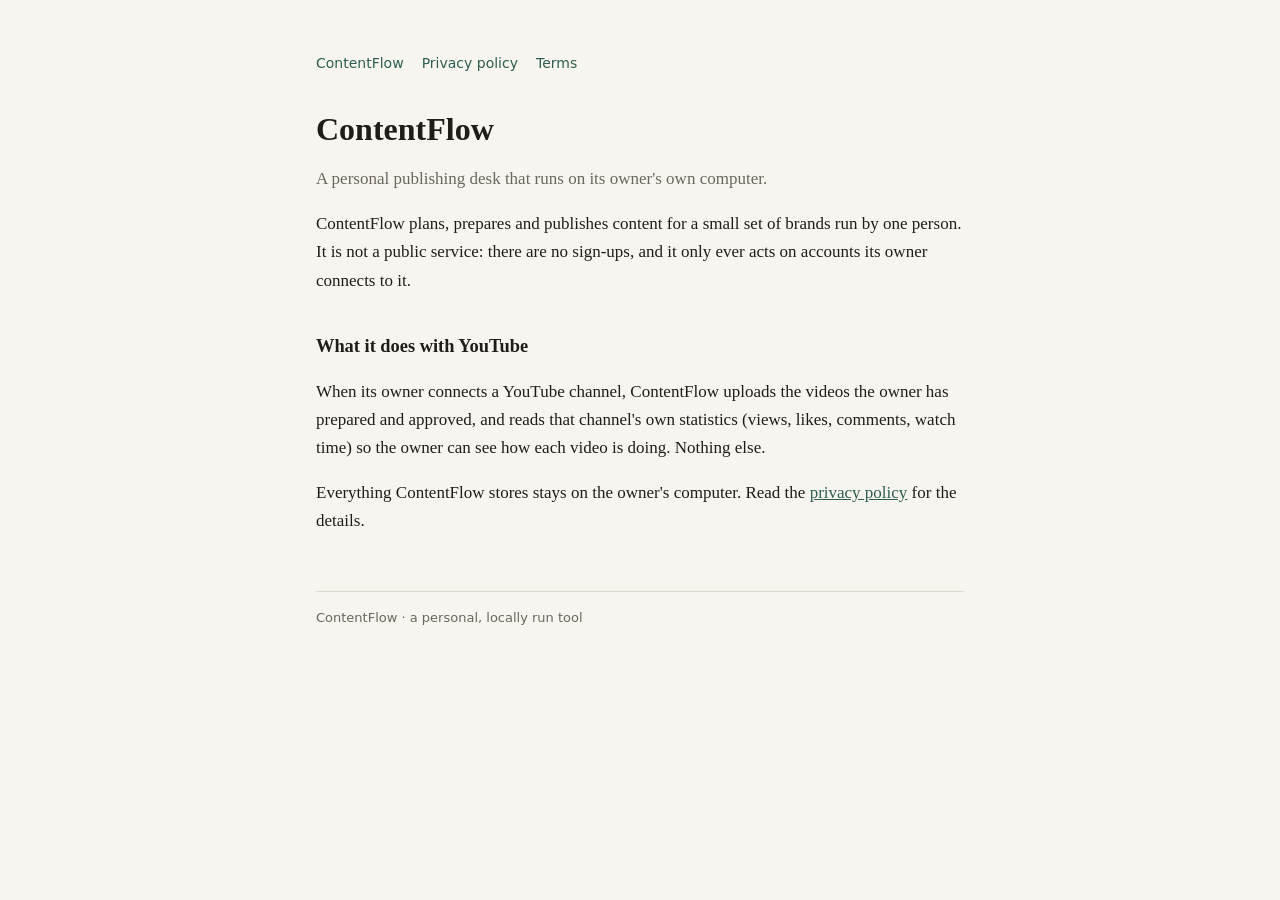
<file: index.html>
<!doctype html>
<html lang="en"><head><meta charset="utf-8"><meta name="viewport" content="width=device-width,initial-scale=1">
<title>ContentFlow</title><meta name="description" content="ContentFlow is a personal, locally run publishing tool.">
<link rel="stylesheet" href="style.css"></head>
<body><main>
<nav><a href="./">ContentFlow</a><a href="privacy.html">Privacy policy</a><a href="terms.html">Terms</a></nav>
<h1>ContentFlow</h1>
<p class="muted">A personal publishing desk that runs on its owner's own computer.</p>
<p>ContentFlow plans, prepares and publishes content for a small set of brands run by one person. It is not a public service: there are no sign-ups, and it only ever acts on accounts its owner connects to it.</p>
<h2>What it does with YouTube</h2>
<p>When its owner connects a YouTube channel, ContentFlow uploads the videos the owner has prepared and approved, and reads that channel's own statistics (views, likes, comments, watch time) so the owner can see how each video is doing. Nothing else.</p>
<p>Everything ContentFlow stores stays on the owner's computer. Read the <a href="privacy.html">privacy policy</a> for the details.</p>
<footer>ContentFlow · a personal, locally run tool</footer>
</main></body></html>
</file>
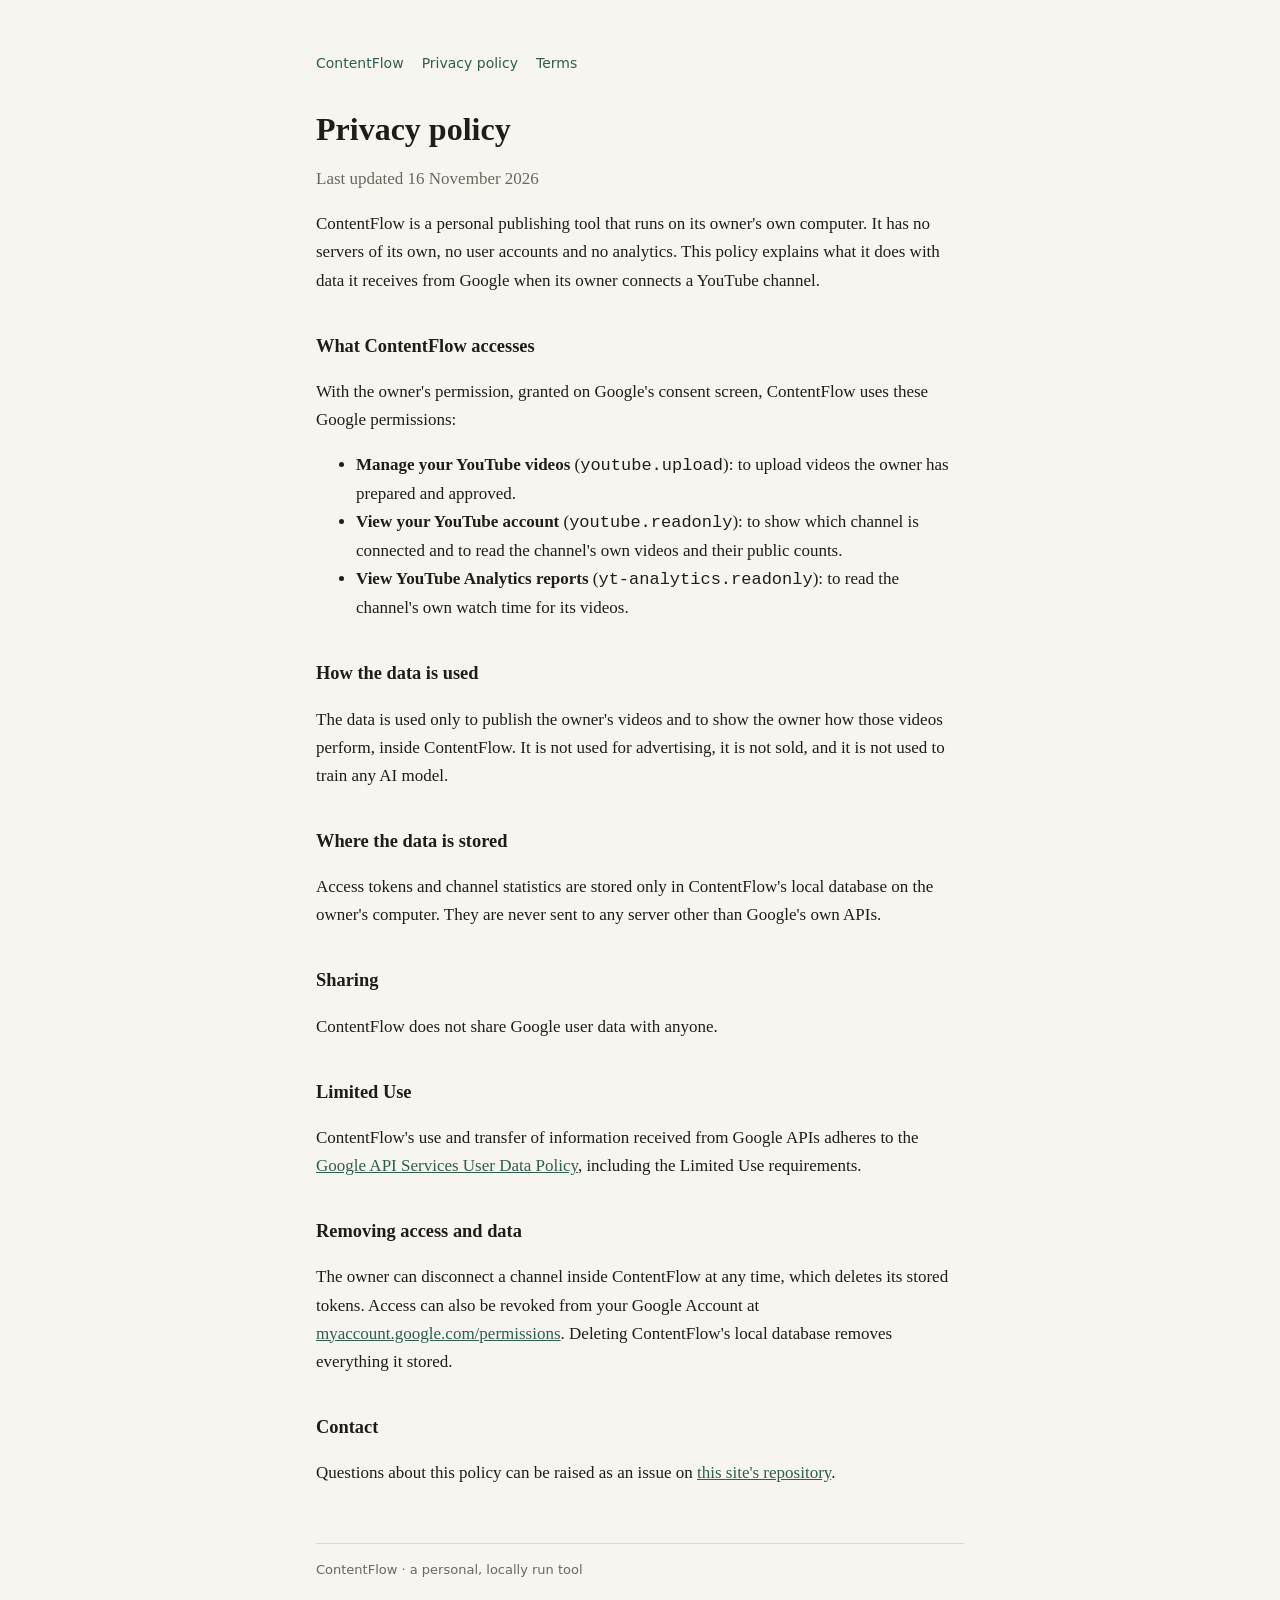
<file: privacy.html>
<!doctype html>
<html lang="en"><head><meta charset="utf-8"><meta name="viewport" content="width=device-width,initial-scale=1">
<title>Privacy policy · ContentFlow</title><meta name="description" content="How ContentFlow handles data from Google and YouTube.">
<link rel="stylesheet" href="style.css"></head>
<body><main>
<nav><a href="./">ContentFlow</a><a href="privacy.html">Privacy policy</a><a href="terms.html">Terms</a></nav>
<h1>Privacy policy</h1>
<p class="muted">Last updated 16 November 2026</p>
<p>ContentFlow is a personal publishing tool that runs on its owner's own computer. It has no servers of its own, no user accounts and no analytics. This policy explains what it does with data it receives from Google when its owner connects a YouTube channel.</p>

<h2>What ContentFlow accesses</h2>
<p>With the owner's permission, granted on Google's consent screen, ContentFlow uses these Google permissions:</p>
<ul>
<li><b>Manage your YouTube videos</b> (<code>youtube.upload</code>): to upload videos the owner has prepared and approved.</li>
<li><b>View your YouTube account</b> (<code>youtube.readonly</code>): to show which channel is connected and to read the channel's own videos and their public counts.</li>
<li><b>View YouTube Analytics reports</b> (<code>yt-analytics.readonly</code>): to read the channel's own watch time for its videos.</li>
</ul>

<h2>How the data is used</h2>
<p>The data is used only to publish the owner's videos and to show the owner how those videos perform, inside ContentFlow. It is not used for advertising, it is not sold, and it is not used to train any AI model.</p>

<h2>Where the data is stored</h2>
<p>Access tokens and channel statistics are stored only in ContentFlow's local database on the owner's computer. They are never sent to any server other than Google's own APIs.</p>

<h2>Sharing</h2>
<p>ContentFlow does not share Google user data with anyone.</p>

<h2>Limited Use</h2>
<p>ContentFlow's use and transfer of information received from Google APIs adheres to the <a href="https://developers.google.com/terms/api-services-user-data-policy">Google API Services User Data Policy</a>, including the Limited Use requirements.</p>

<h2>Removing access and data</h2>
<p>The owner can disconnect a channel inside ContentFlow at any time, which deletes its stored tokens. Access can also be revoked from your Google Account at <a href="https://myaccount.google.com/permissions">myaccount.google.com/permissions</a>. Deleting ContentFlow's local database removes everything it stored.</p>

<h2>Contact</h2>
<p>Questions about this policy can be raised as an issue on <a href="https://github.com/gkalvarog/contentflow-site/issues">this site's repository</a>.</p>
<footer>ContentFlow · a personal, locally run tool</footer>
</main></body></html>
</file>
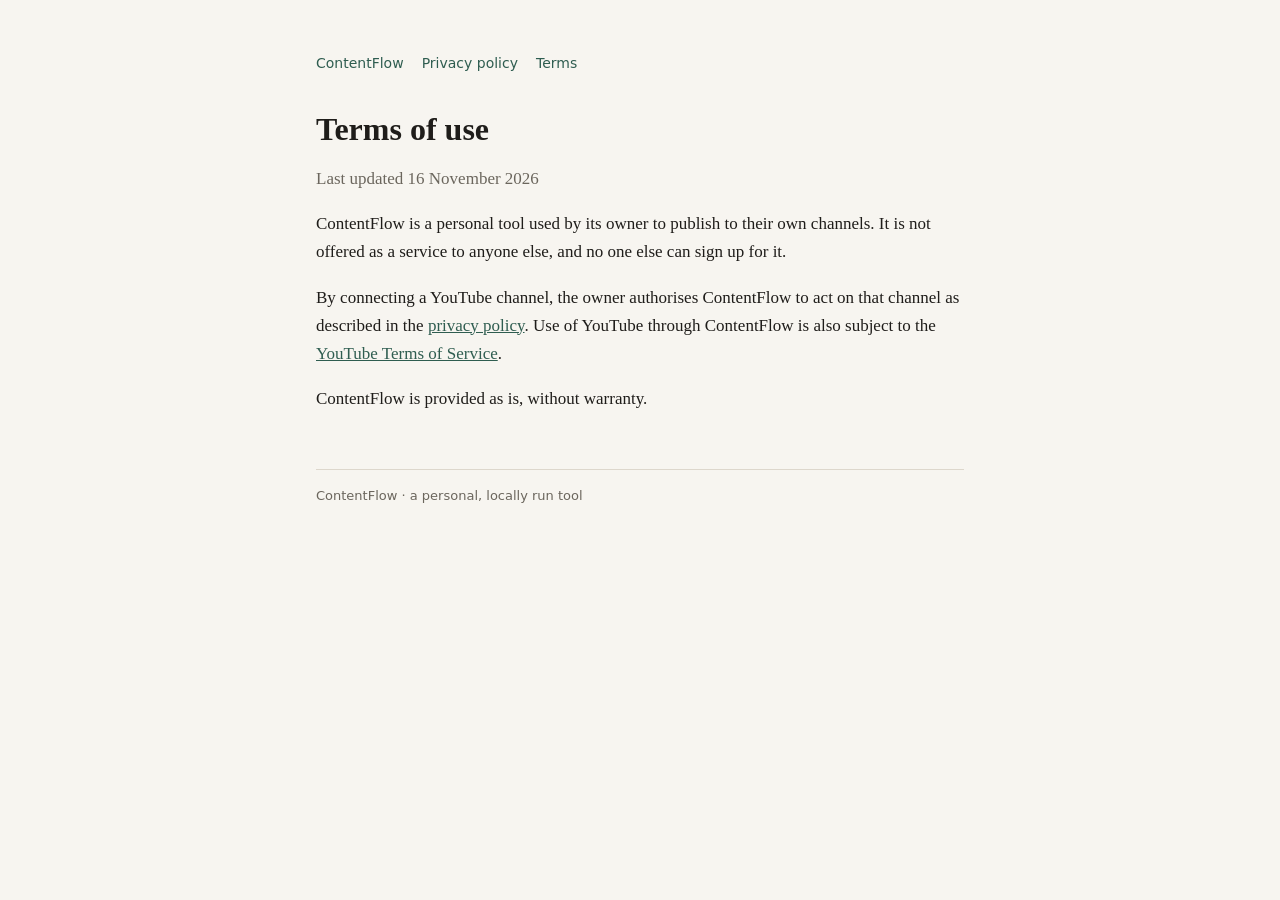
<file: terms.html>
<!doctype html>
<html lang="en"><head><meta charset="utf-8"><meta name="viewport" content="width=device-width,initial-scale=1">
<title>Terms · ContentFlow</title><meta name="description" content="Terms of use for ContentFlow.">
<link rel="stylesheet" href="style.css"></head>
<body><main>
<nav><a href="./">ContentFlow</a><a href="privacy.html">Privacy policy</a><a href="terms.html">Terms</a></nav>
<h1>Terms of use</h1>
<p class="muted">Last updated 16 November 2026</p>
<p>ContentFlow is a personal tool used by its owner to publish to their own channels. It is not offered as a service to anyone else, and no one else can sign up for it.</p>
<p>By connecting a YouTube channel, the owner authorises ContentFlow to act on that channel as described in the <a href="privacy.html">privacy policy</a>. Use of YouTube through ContentFlow is also subject to the <a href="https://www.youtube.com/t/terms">YouTube Terms of Service</a>.</p>
<p>ContentFlow is provided as is, without warranty.</p>
<footer>ContentFlow · a personal, locally run tool</footer>
</main></body></html>
</file>
<file: style.css>
:root{--bg:#f7f5f0;--fg:#1f1d1a;--muted:#6b665d;--line:#ddd7cc;--accent:#2f5d50}
@media (prefers-color-scheme:dark){:root{--bg:#161513;--fg:#ece8e1;--muted:#a39d92;--line:#33302b;--accent:#8cc3b0}}
*{box-sizing:border-box}body{margin:0;background:var(--bg);color:var(--fg);font:17px/1.65 Georgia,"Iowan Old Style",serif}
main{max-width:680px;margin:0 auto;padding:56px 16px 80px}h1{font-size:2rem;line-height:1.2;margin:0 0 8px}
h2{font-size:1.15rem;margin:36px 0 8px}p,li{color:var(--fg)}.muted{color:var(--muted)}a{color:var(--accent)}
nav{display:flex;gap:18px;font:14px/1 system-ui,sans-serif;margin-bottom:40px}nav a{text-decoration:none}
footer{margin-top:56px;padding-top:16px;border-top:1px solid var(--line);font:13px/1.5 system-ui,sans-serif;color:var(--muted)}
</file>
